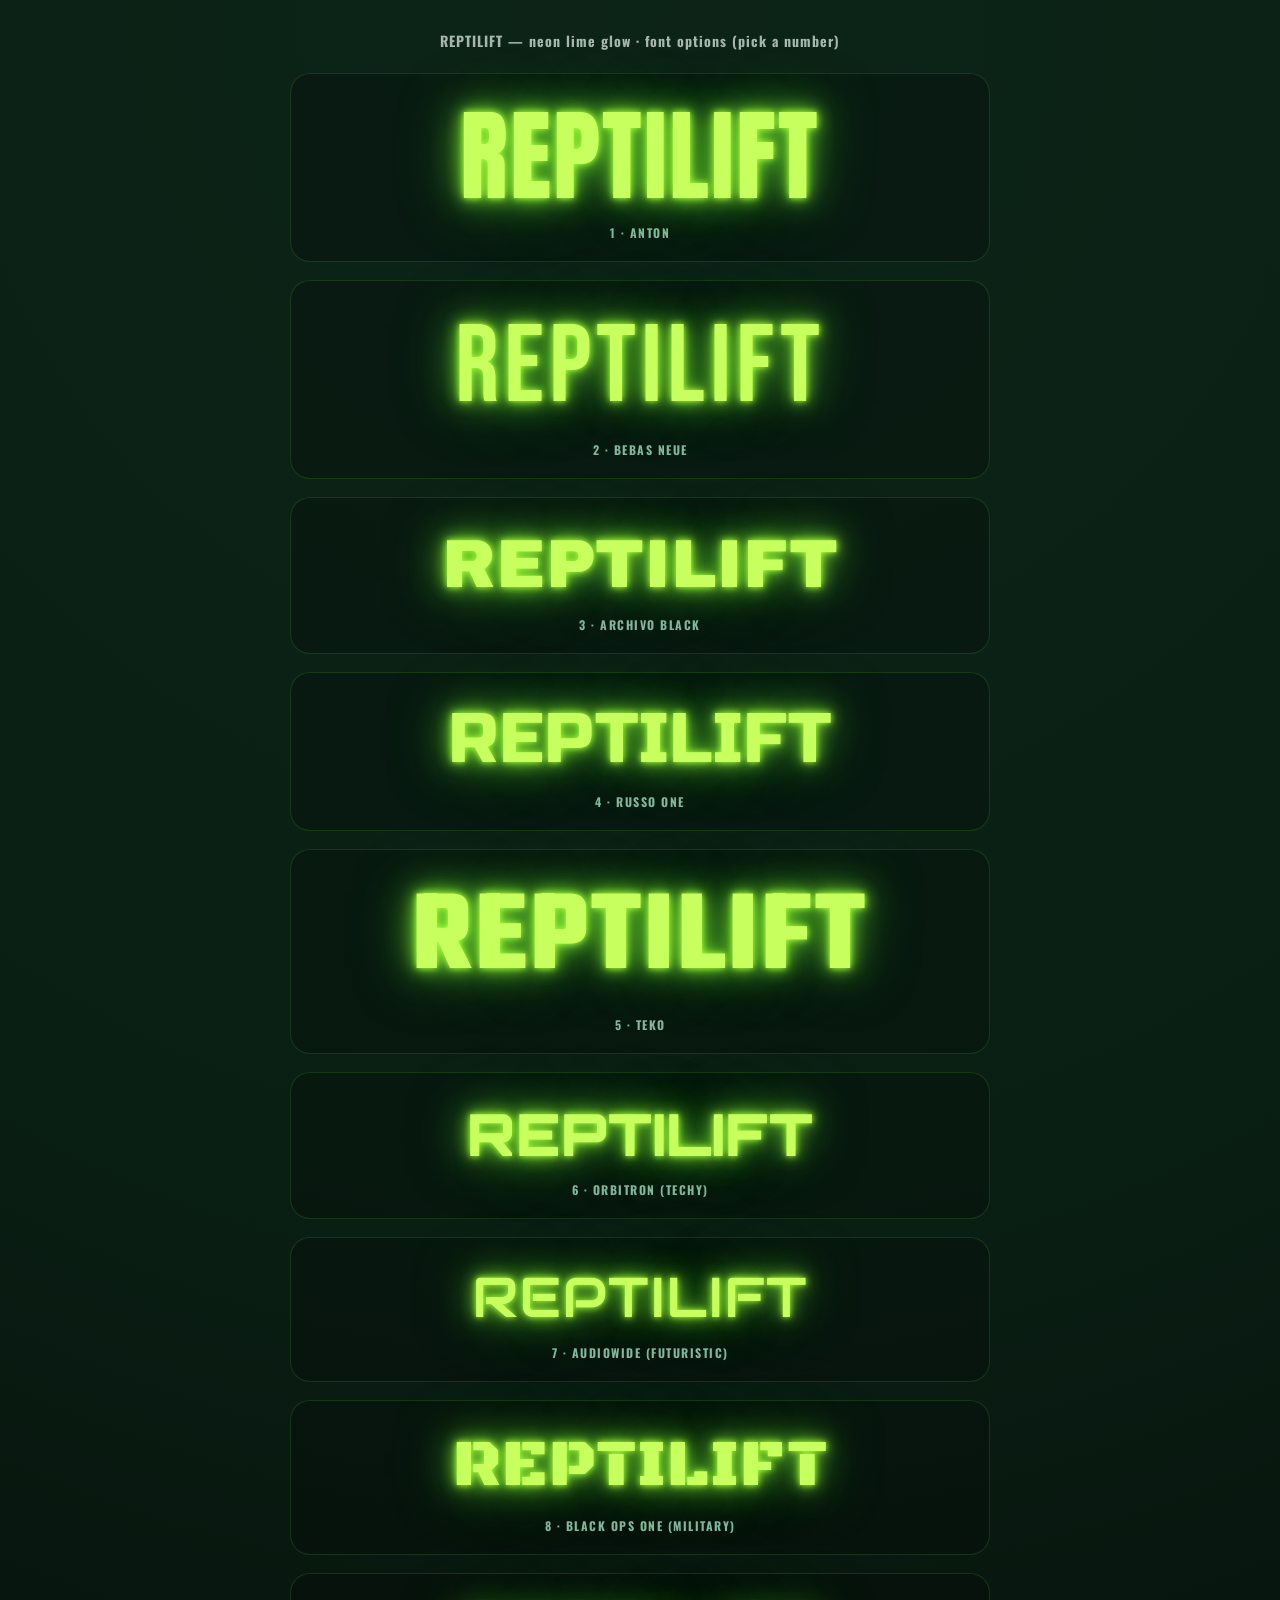
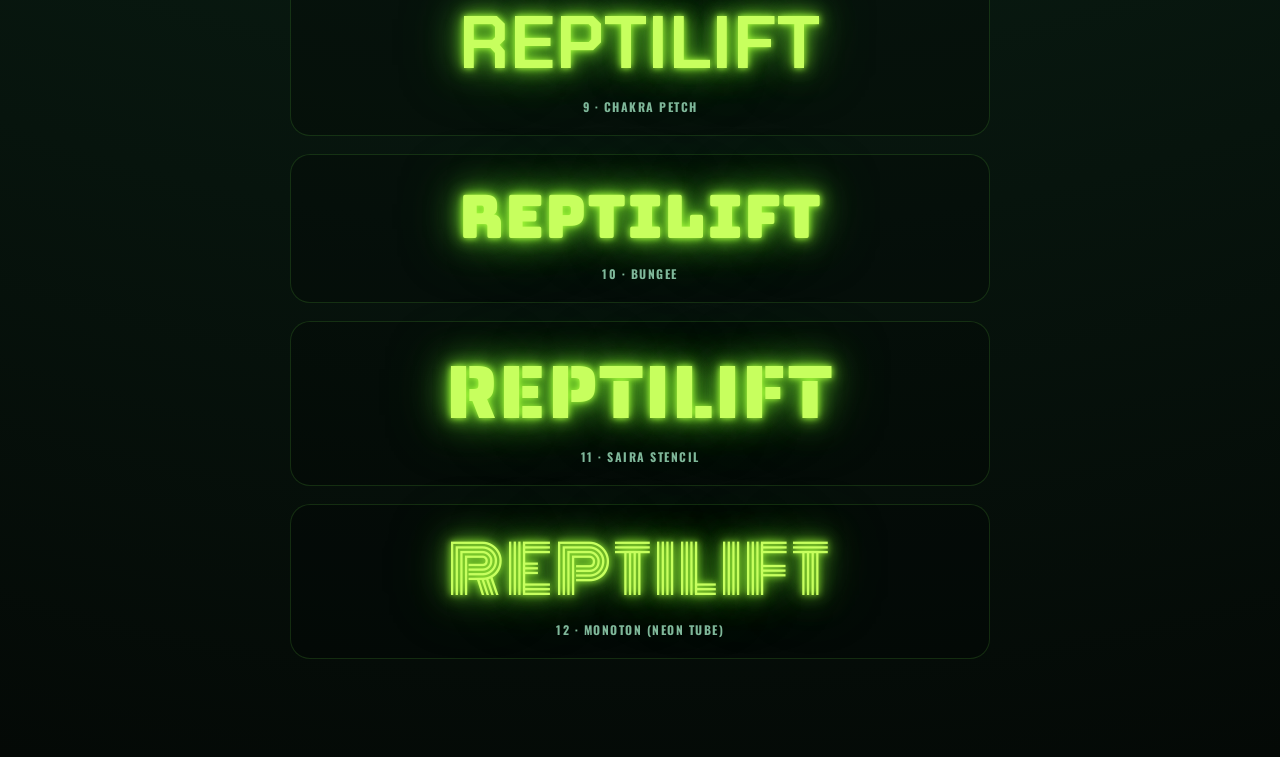
<file: title-preview.html>
<!DOCTYPE html>
<html lang="en">
<head>
<meta charset="UTF-8" />
<meta name="viewport" content="width=device-width, initial-scale=1.0" />
<title>REPTILIFT — neon lime, font options</title>
<link rel="preconnect" href="https://fonts.googleapis.com" />
<link rel="preconnect" href="https://fonts.gstatic.com" crossorigin />
<link href="https://fonts.googleapis.com/css2?family=Anton&family=Archivo:wght@900&family=Audiowide&family=Bebas+Neue&family=Black+Ops+One&family=Bungee&family=Chakra+Petch:wght@700&family=Monoton&family=Orbitron:wght@800;900&family=Oswald:wght@700&family=Russo+One&family=Saira+Stencil+One&family=Teko:wght@700&display=swap" rel="stylesheet" />
<style>
  *{ margin:0; box-sizing:border-box; }
  body{
    background: radial-gradient(circle at 50% 0%, #0c2417 0%, #0a1f14 50%, #040906 100%);
    min-height:100vh; color:#eaf5ee; font-family:"Oswald",sans-serif;
    padding:30px 16px 80px; text-align:center;
  }
  h2{ font-weight:700; opacity:.7; font-size:14px; letter-spacing:1px; margin-bottom:22px; }
  .card{
    background:rgba(0,0,0,.22); border:1px solid rgba(120,255,80,.14);
    border-radius:20px; padding:32px 16px 20px; margin:0 auto 18px; max-width:700px;
  }
  .lbl{ font-size:12px; font-weight:700; letter-spacing:1.5px; text-transform:uppercase; color:#7fb89a; margin-top:18px; }

  /* THE neon lime glow — constant across all; only the font changes */
  .neon{
    line-height:1; user-select:none; color:#c7ff5e;
    text-shadow:0 0 6px #aaff3c, 0 0 16px #7fe22a, 0 0 34px rgba(120,255,60,.7), 0 0 60px rgba(80,200,40,.5);
  }

  .f-anton   { font-family:"Anton";            font-size:clamp(48px,15vw,100px); letter-spacing:2px; }
  .f-bebas   { font-family:"Bebas Neue";       font-size:clamp(54px,16vw,110px); letter-spacing:5px; }
  .f-archivo { font-family:"Archivo";font-weight:900; font-size:clamp(34px,10.5vw,68px); letter-spacing:1px; }
  .f-russo   { font-family:"Russo One";        font-size:clamp(34px,10.5vw,70px); letter-spacing:1px; text-transform:uppercase; }
  .f-teko    { font-family:"Teko";font-weight:700; font-size:clamp(56px,18vw,116px); letter-spacing:3px; text-transform:uppercase; }
  .f-orbit   { font-family:"Orbitron";font-weight:900; font-size:clamp(28px,8.5vw,58px); letter-spacing:1px; }
  .f-audio   { font-family:"Audiowide";        font-size:clamp(28px,8.5vw,56px); letter-spacing:1px; }
  .f-blackops{ font-family:"Black Ops One";    font-size:clamp(34px,10vw,66px); letter-spacing:1px; }
  .f-chakra  { font-family:"Chakra Petch";font-weight:700; font-size:clamp(36px,11vw,74px); letter-spacing:1px; text-transform:uppercase; }
  .f-bungee  { font-family:"Bungee";           font-size:clamp(30px,9vw,60px); letter-spacing:1px; }
  .f-saira   { font-family:"Saira Stencil One";font-size:clamp(38px,11.5vw,76px); letter-spacing:2px; text-transform:uppercase; }
  .f-mono    { font-family:"Monoton";          font-size:clamp(34px,10vw,66px); letter-spacing:2px; }
</style>
</head>
<body>
  <h2>REPTILIFT — neon lime glow · font options (pick a number)</h2>

  <div class="card"><div class="neon f-anton">REPTILIFT</div><div class="lbl">1 · Anton</div></div>
  <div class="card"><div class="neon f-bebas">REPTILIFT</div><div class="lbl">2 · Bebas Neue</div></div>
  <div class="card"><div class="neon f-archivo">REPTILIFT</div><div class="lbl">3 · Archivo Black</div></div>
  <div class="card"><div class="neon f-russo">REPTILIFT</div><div class="lbl">4 · Russo One</div></div>
  <div class="card"><div class="neon f-teko">REPTILIFT</div><div class="lbl">5 · Teko</div></div>
  <div class="card"><div class="neon f-orbit">REPTILIFT</div><div class="lbl">6 · Orbitron (techy)</div></div>
  <div class="card"><div class="neon f-audio">REPTILIFT</div><div class="lbl">7 · Audiowide (futuristic)</div></div>
  <div class="card"><div class="neon f-blackops">REPTILIFT</div><div class="lbl">8 · Black Ops One (military)</div></div>
  <div class="card"><div class="neon f-chakra">REPTILIFT</div><div class="lbl">9 · Chakra Petch</div></div>
  <div class="card"><div class="neon f-bungee">REPTILIFT</div><div class="lbl">10 · Bungee</div></div>
  <div class="card"><div class="neon f-saira">REPTILIFT</div><div class="lbl">11 · Saira Stencil</div></div>
  <div class="card"><div class="neon f-mono">REPTILIFT</div><div class="lbl">12 · Monoton (neon tube)</div></div>
</body>
</html>
</file>
